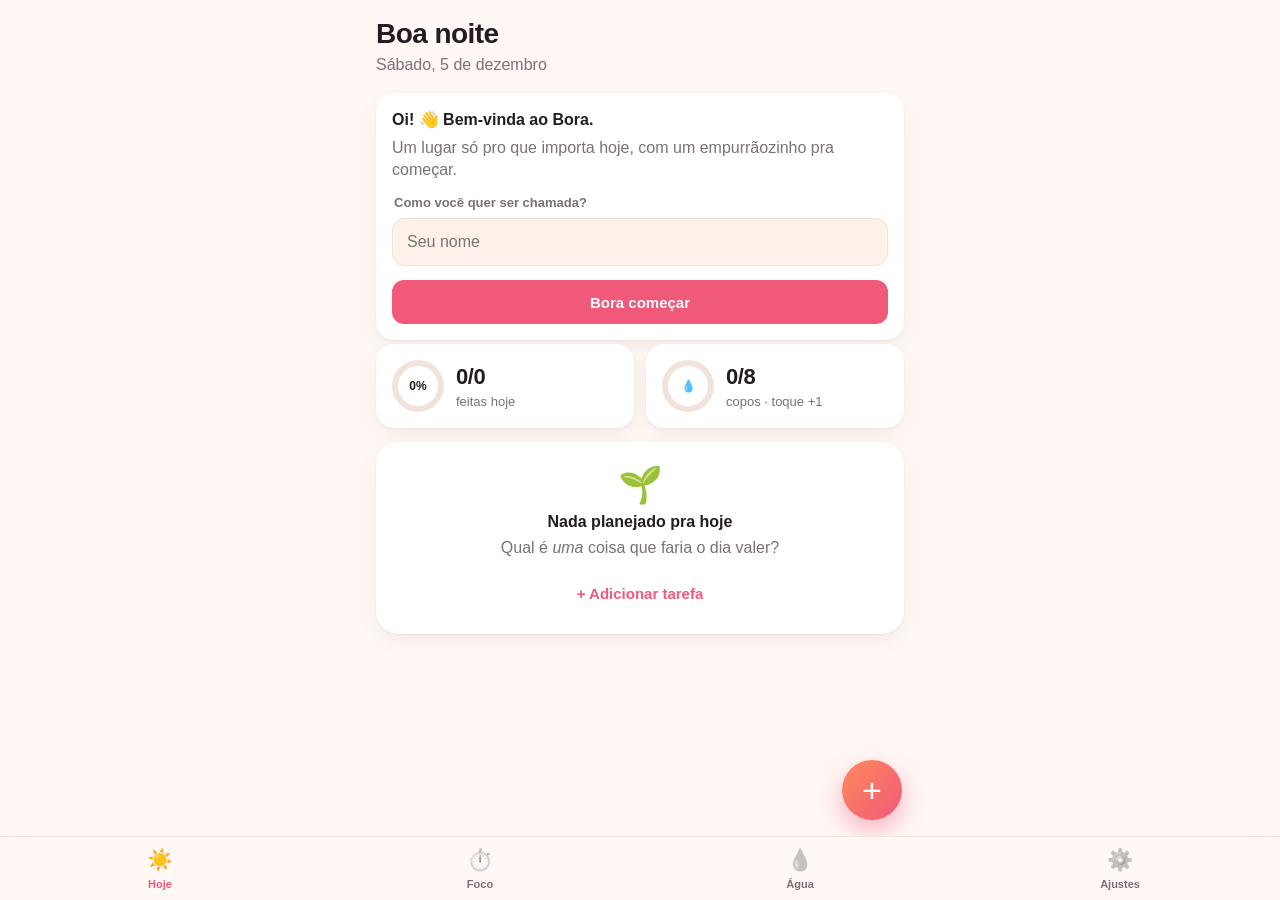
<file: bora/index.html>
<!doctype html>
<html lang="pt-BR">
<head>
  <meta charset="utf-8">
  <meta name="viewport" content="width=device-width, initial-scale=1, viewport-fit=cover">
  <title>Bora</title>
  <meta name="description" content="Organizador de tarefas, rotina e água feito para parar de procrastinar.">

  <!-- Tela de início do iPhone -->
  <meta name="apple-mobile-web-app-capable" content="yes">
  <meta name="mobile-web-app-capable" content="yes">
  <meta name="apple-mobile-web-app-status-bar-style" content="default">
  <meta name="apple-mobile-web-app-title" content="Bora">
  <link rel="apple-touch-icon" href="icons/icon-180.png">
  <link rel="icon" type="image/png" href="icons/icon-192.png">
  <link rel="manifest" href="manifest.webmanifest">
  <meta name="theme-color" content="#fff8f5" media="(prefers-color-scheme: light)">
  <meta name="theme-color" content="#17131a" media="(prefers-color-scheme: dark)">

  <link rel="stylesheet" href="style.css">
</head>
<body>
  <main id="view" class="view" aria-live="polite"></main>

  <button id="fab" class="fab" data-action="new-task" aria-label="Nova tarefa">+</button>

  <nav class="tabbar" aria-label="Navegação">
    <button data-tab="hoje" class="active"><span class="ico">☀️</span><span>Hoje</span></button>
    <button data-tab="foco"><span class="ico">⏱️</span><span>Foco</span></button>
    <button data-tab="agua"><span class="ico">💧</span><span>Água</span></button>
    <button data-tab="ajustes"><span class="ico">⚙️</span><span>Ajustes</span></button>
  </nav>

  <div id="sheet-root"></div>
  <div id="toast" class="toast" role="status"></div>

  <script src="config.js"></script>
  <script src="app.js"></script>
</body>
</html>
</file>
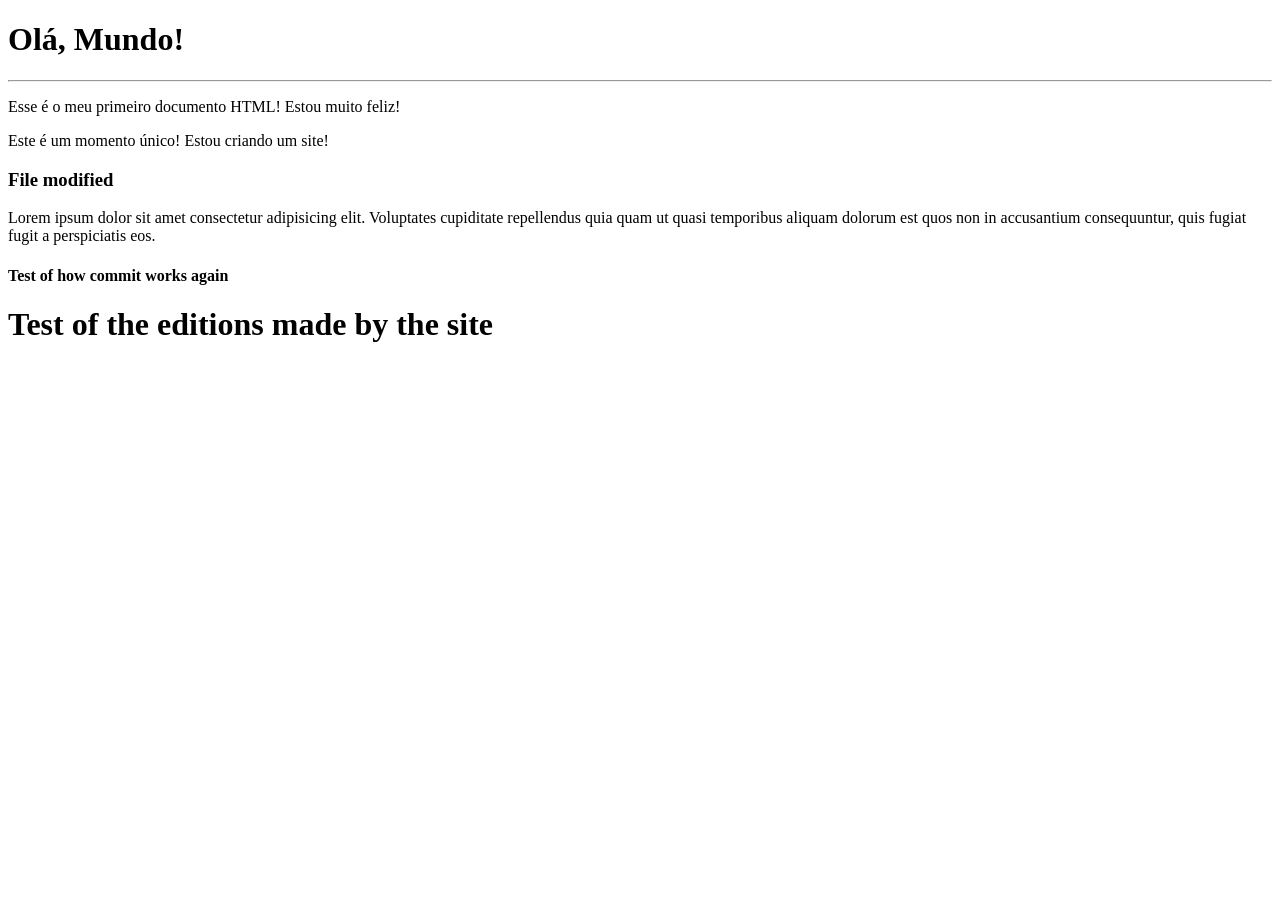
<file: exercicios/modulo-01/ex001/index.html>
<!DOCTYPE html>
<html lang="pt-br">
<head>
    <meta charset="UTF-8">
    <meta name="viewport" content="width=device-width, initial-scale=1.0">
    <title>Meu primeiro exercício</title>
</head>
<body>
    <h1>Olá, Mundo!</h1>
    <hr>
    <p>Esse é o meu primeiro documento HTML! Estou muito feliz!</p>
    <p>Este é um momento único! Estou criando um site!</p>

    <h3>File modified</h3>
    <p>Lorem ipsum dolor sit amet consectetur adipisicing elit. Voluptates cupiditate repellendus quia quam ut quasi temporibus aliquam dolorum est quos non in accusantium consequuntur, quis fugiat fugit a perspiciatis eos.</p>


    <h4>Test of how commit works again</h4>
    
    <h1>Test of the editions made by the site </h1>
</body>
</html>
</file>
<file: bora/style.css>
:root {
  --bg: #fff8f5;
  --card: #ffffff;
  --card-2: #fff1ea;
  --text: #241c22;
  --muted: #7d6f76;
  --line: #f0e3dc;
  --accent: #f0597a;
  --accent-2: #ff8a5c;
  --accent-soft: #ffe3e9;
  --ok: #2fb67c;
  --ok-soft: #dcf6ea;
  --warn: #e8930c;
  --warn-soft: #fff1d6;
  --water: #3d9bf0;
  --water-soft: #e1f0ff;
  --shadow: 0 1px 2px rgba(60, 20, 30, .05), 0 6px 20px rgba(60, 20, 30, .06);
  --radius: 18px;
  --tabbar-h: 64px;
  --safe-b: env(safe-area-inset-bottom, 0px);
  --safe-t: env(safe-area-inset-top, 0px);
  color-scheme: light;
}

@media (prefers-color-scheme: dark) {
  :root {
    --bg: #17131a;
    --card: #221c25;
    --card-2: #2b222c;
    --text: #f6eef2;
    --muted: #a8979f;
    --line: #352b37;
    --accent: #ff6d8c;
    --accent-2: #ff9a6e;
    --accent-soft: #46222f;
    --ok: #3fcf8f;
    --ok-soft: #173a2b;
    --warn: #f3a93a;
    --warn-soft: #3b2c12;
    --water: #5aaeff;
    --water-soft: #16304a;
    --shadow: 0 1px 2px rgba(0, 0, 0, .3), 0 6px 20px rgba(0, 0, 0, .25);
    color-scheme: dark;
  }
}

* { box-sizing: border-box; -webkit-tap-highlight-color: transparent; }
html, body { margin: 0; }
body {
  background: var(--bg);
  color: var(--text);
  font: 16px/1.4 -apple-system, BlinkMacSystemFont, "SF Pro Text", "Segoe UI", Roboto, sans-serif;
  -webkit-font-smoothing: antialiased;
  overscroll-behavior-y: none;
}
button, input, select, textarea { font: inherit; color: inherit; }
button { cursor: pointer; border: 0; background: none; padding: 0; }
input, select, textarea {
  width: 100%;
  background: var(--card-2);
  border: 1px solid var(--line);
  border-radius: 12px;
  padding: 12px 14px;
  outline: none;
  font-size: 16px; /* evita zoom no iPhone */
}
input:focus, select:focus, textarea:focus { border-color: var(--accent); }
textarea { resize: vertical; min-height: 84px; }

.view {
  max-width: 560px;
  margin: 0 auto;
  padding: calc(var(--safe-t) + 18px) 16px calc(var(--tabbar-h) + var(--safe-b) + 96px);
}

/* Cabeçalho */
.hello { display: flex; align-items: flex-start; justify-content: space-between; gap: 12px; margin-bottom: 16px; }
.hello h1 { font-size: 28px; line-height: 1.15; margin: 0; letter-spacing: -.02em; }
.hello .date { color: var(--muted); margin-top: 4px; }
.hello .date.cap::first-letter { text-transform: uppercase; }
.streak {
  flex: none; display: inline-flex; align-items: center; gap: 4px;
  background: var(--card); box-shadow: var(--shadow); border-radius: 999px;
  padding: 6px 12px; font-weight: 700; font-size: 15px;
}
h2.section {
  font-size: 13px; text-transform: uppercase; letter-spacing: .06em; color: var(--muted);
  margin: 26px 4px 10px; display: flex; justify-content: space-between; align-items: center;
}
h2.section button { color: var(--accent); text-transform: none; letter-spacing: 0; font-size: 14px; font-weight: 600; }

/* Cartões */
.card { background: var(--card); border-radius: var(--radius); box-shadow: var(--shadow); padding: 16px; }
.card + .card { margin-top: 12px; }
.row-cards { display: grid; grid-template-columns: 1fr 1fr; gap: 12px; }
.row-cards .card { margin-top: 0; }
.stat { display: flex; align-items: center; gap: 12px; }
.stat .big { font-size: 22px; font-weight: 800; letter-spacing: -.02em; }
.stat .small { color: var(--muted); font-size: 13px; }

.ring { --p: 0; --c: var(--accent); width: 52px; height: 52px; flex: none; border-radius: 50%;
  background: conic-gradient(var(--c) calc(var(--p) * 1%), var(--line) 0);
  display: grid; place-items: center; }
.ring::after { content: attr(data-label); width: 40px; height: 40px; border-radius: 50%; background: var(--card);
  display: grid; place-items: center; font-size: 12px; font-weight: 700; }

/* Agora */
.now {
  background: linear-gradient(135deg, var(--accent-2), var(--accent));
  color: #fff; border-radius: 22px; padding: 18px; margin-top: 14px;
  box-shadow: 0 10px 30px rgba(240, 89, 122, .35);
}
.now .label { font-size: 12px; text-transform: uppercase; letter-spacing: .08em; opacity: .85; font-weight: 700; }
.now .title { font-size: 22px; font-weight: 800; margin: 6px 0 4px; letter-spacing: -.01em; word-break: break-word; }
.now .step { opacity: .95; font-size: 15px; }
.now .actions { display: flex; gap: 8px; margin-top: 14px; flex-wrap: wrap; }
.now .btn { background: rgba(255,255,255,.22); color: #fff; }
.now .btn.primary { background: #fff; color: var(--accent); }
.now.empty { background: var(--card); color: var(--text); box-shadow: var(--shadow); text-align: center; }

.btn {
  display: inline-flex; align-items: center; justify-content: center; gap: 6px;
  padding: 11px 16px; border-radius: 12px; font-weight: 700; font-size: 15px;
  background: var(--card-2); color: var(--text); min-height: 44px;
}
.btn.primary { background: var(--accent); color: #fff; }
.btn.ok { background: var(--ok); color: #fff; }
.btn.water { background: var(--water); color: #fff; }
.btn.ghost { background: transparent; color: var(--accent); }
.btn.danger { background: transparent; color: #d64545; }
.btn.block { width: 100%; }
.btn:active { transform: scale(.97); }
.btn[disabled] { opacity: .5; }

/* Banner */
.banner { display: flex; align-items: center; gap: 12px; border-radius: 16px; padding: 12px 14px; margin-top: 12px; font-size: 15px; }
.banner .txt { flex: 1; }
.banner.water { background: var(--water-soft); }
.banner.warn { background: var(--warn-soft); }
.banner.info { background: var(--card); box-shadow: var(--shadow); }
.banner .x { color: var(--muted); font-size: 20px; padding: 4px 8px; }

/* Lista de tarefas */
.list { background: var(--card); border-radius: var(--radius); box-shadow: var(--shadow); overflow: hidden; }
.task { display: flex; align-items: center; gap: 12px; padding: 13px 14px; border-top: 1px solid var(--line); }
.task:first-child { border-top: 0; }
.check {
  width: 26px; height: 26px; flex: none; border-radius: 50%; border: 2px solid var(--muted);
  display: grid; place-items: center; color: #fff; font-size: 14px; font-weight: 900;
}
.task.done .check { background: var(--ok); border-color: var(--ok); }
.task.done .t-title { text-decoration: line-through; color: var(--muted); }
.task .body { flex: 1; min-width: 0; }
.t-title { font-weight: 600; word-break: break-word; }
.meta { display: flex; flex-wrap: wrap; gap: 6px; margin-top: 3px; font-size: 12.5px; color: var(--muted); }
.tag { padding: 1px 7px; border-radius: 999px; background: var(--card-2); }
.tag.late { background: var(--warn-soft); color: var(--warn); font-weight: 700; }
.tag.star { background: var(--accent-soft); color: var(--accent); font-weight: 700; }
.tag.gcal { background: var(--water-soft); color: var(--water); }
.play { width: 36px; height: 36px; border-radius: 50%; background: var(--accent-soft); color: var(--accent); flex: none; font-size: 13px; }
.empty-line { padding: 16px; color: var(--muted); text-align: center; font-size: 15px; }
.event-time { font-weight: 700; font-variant-numeric: tabular-nums; min-width: 48px; color: var(--water); font-size: 14px; }
details.more > summary { list-style: none; cursor: pointer; }
details.more > summary::-webkit-details-marker { display: none; }

/* Folha (bottom sheet) */
.backdrop { position: fixed; inset: 0; background: rgba(20, 10, 15, .4); z-index: 50; animation: fade .2s; }
.sheet {
  position: fixed; left: 0; right: 0; bottom: 0; z-index: 51; max-height: 92vh; overflow-y: auto;
  background: var(--bg); border-radius: 22px 22px 0 0; padding: 10px 16px calc(var(--safe-b) + 20px);
  max-width: 560px; margin: 0 auto; animation: up .25s cubic-bezier(.2,.8,.2,1);
  -webkit-overflow-scrolling: touch;
}
.sheet .grab { width: 40px; height: 5px; border-radius: 3px; background: var(--line); margin: 0 auto 12px; }
.sheet h3 { margin: 4px 0 14px; font-size: 21px; letter-spacing: -.01em; }
.sheet p { color: var(--muted); margin: 0 0 14px; }
.field { margin-bottom: 14px; }
.field > label, .field > .lbl { display: block; font-size: 13px; color: var(--muted); font-weight: 600; margin: 0 0 6px 2px; }
.hint { font-size: 12.5px; color: var(--muted); margin: 6px 2px 0; }
.chips { display: flex; gap: 8px; flex-wrap: wrap; }
.chip { padding: 9px 14px; border-radius: 999px; background: var(--card); border: 1px solid var(--line); font-weight: 600; font-size: 14px; min-height: 40px; }
.chip.on { background: var(--accent); border-color: var(--accent); color: #fff; }
.two { display: grid; grid-template-columns: 1fr 1fr; gap: 10px; }
.sheet-actions { display: flex; gap: 10px; margin-top: 18px; }
.sheet-actions .btn { flex: 1; }
.stack { display: grid; gap: 10px; }
.toggle { display: flex; align-items: center; justify-content: space-between; gap: 12px; padding: 12px 14px; background: var(--card); border-radius: 12px; border: 1px solid var(--line); }
.toggle input { width: auto; transform: scale(1.3); accent-color: var(--accent); }
.steps .step-row { display: flex; align-items: center; gap: 10px; padding: 10px 0; border-bottom: 1px solid var(--line); }
.steps .step-row:last-child { border-bottom: 0; }
.steps .step-row.done span { text-decoration: line-through; color: var(--muted); }
.steps .check { width: 24px; height: 24px; }
.steps .step-row.done .check { background: var(--ok); border-color: var(--ok); }
.callout { background: var(--warn-soft); border-radius: 14px; padding: 12px 14px; margin-bottom: 14px; font-size: 15px; }

/* Foco */
.timer-wrap { display: grid; place-items: center; margin: 10px 0 18px; }
.timer {
  --p: 0; width: 250px; height: 250px; border-radius: 50%;
  background: conic-gradient(var(--accent) calc(var(--p) * 1%), var(--line) 0);
  display: grid; place-items: center;
}
.timer.break { background: conic-gradient(var(--ok) calc(var(--p) * 1%), var(--line) 0); }
.timer .inner { width: 222px; height: 222px; border-radius: 50%; background: var(--bg); display: grid; place-items: center; text-align: center; }
.timer .time { font-size: 54px; font-weight: 800; font-variant-numeric: tabular-nums; letter-spacing: -.03em; }
.timer .mode { color: var(--muted); font-size: 14px; font-weight: 600; }
.focus-task { text-align: center; }
.focus-task .title { font-size: 20px; font-weight: 800; }
.focus-task .step { color: var(--muted); margin-top: 6px; }
.controls { display: flex; justify-content: center; gap: 10px; flex-wrap: wrap; margin-top: 16px; }
.preset { display: flex; align-items: center; gap: 14px; text-align: left; width: 100%; padding: 14px; background: var(--card); border-radius: 16px; box-shadow: var(--shadow); }
.preset .em { font-size: 26px; }
.preset b { display: block; }
.preset small { color: var(--muted); }

/* Água */
.glass-wrap { display: grid; place-items: center; margin: 6px 0 12px; }
.glass { position: relative; width: 150px; height: 200px; border: 5px solid var(--water); border-top: 0; border-radius: 0 0 34px 34px; overflow: hidden; background: var(--card); }
.glass .fill { position: absolute; left: 0; right: 0; bottom: 0; background: linear-gradient(180deg, #7cc2ff, var(--water)); transition: height .5s cubic-bezier(.2,.8,.2,1); }
.glass .num { position: absolute; inset: 0; display: grid; place-items: center; font-size: 34px; font-weight: 800; color: var(--text); text-shadow: 0 1px 0 var(--card); }
.water-btns { display: flex; justify-content: center; gap: 10px; }
.bars { display: grid; grid-template-columns: repeat(7, 1fr); gap: 8px; align-items: end; height: 110px; margin-top: 8px; }
.bar { display: flex; flex-direction: column; align-items: center; gap: 6px; height: 100%; justify-content: flex-end; font-size: 11.5px; color: var(--muted); }
.bar .b { width: 100%; max-width: 30px; border-radius: 8px 8px 4px 4px; background: var(--water-soft); position: relative; overflow: hidden; height: 80px; }
.bar .b i { position: absolute; left: 0; right: 0; bottom: 0; background: var(--water); border-radius: 8px 8px 4px 4px; }
.times { display: flex; flex-wrap: wrap; gap: 6px; margin: 8px 0 12px; }

/* Ajustes */
.set-group { background: var(--card); border-radius: var(--radius); box-shadow: var(--shadow); padding: 14px; }
.set-group + .set-group { margin-top: 14px; }
.set-group h4 { margin: 0 0 12px; font-size: 16px; }
.mono { font-family: ui-monospace, Menlo, monospace; font-size: 12.5px; word-break: break-all; background: var(--card-2); padding: 8px 10px; border-radius: 10px; }
.ok-dot { display: inline-block; width: 9px; height: 9px; border-radius: 50%; background: var(--ok); margin-right: 6px; }
.off-dot { display: inline-block; width: 9px; height: 9px; border-radius: 50%; background: var(--muted); margin-right: 6px; }
.muted { color: var(--muted); }
small.muted { font-size: 13px; }

/* FAB e tabbar */
.fab {
  position: fixed; right: max(18px, calc(50% - 262px)); bottom: calc(var(--tabbar-h) + var(--safe-b) + 16px);
  width: 60px; height: 60px; border-radius: 50%; z-index: 20;
  background: linear-gradient(135deg, var(--accent-2), var(--accent)); color: #fff;
  font-size: 34px; font-weight: 300; line-height: 1;
  box-shadow: 0 10px 24px rgba(240, 89, 122, .45);
}
.fab:active { transform: scale(.94); }
.fab.hidden { display: none; }
.tabbar {
  position: fixed; left: 0; right: 0; bottom: 0; z-index: 30;
  display: grid; grid-template-columns: repeat(4, 1fr);
  height: calc(var(--tabbar-h) + var(--safe-b)); padding-bottom: var(--safe-b);
  background: color-mix(in srgb, var(--bg) 88%, transparent);
  -webkit-backdrop-filter: blur(16px); backdrop-filter: blur(16px);
  border-top: 1px solid var(--line);
}
.tabbar button { display: flex; flex-direction: column; align-items: center; justify-content: center; gap: 2px; font-size: 11px; font-weight: 600; color: var(--muted); }
.tabbar .ico { font-size: 21px; filter: grayscale(1); opacity: .7; }
.tabbar button.active { color: var(--accent); }
.tabbar button.active .ico { filter: none; opacity: 1; }

/* Toast */
.toast {
  position: fixed; left: 50%; bottom: calc(var(--tabbar-h) + var(--safe-b) + 90px); transform: translate(-50%, 20px);
  background: var(--text); color: var(--bg); padding: 11px 18px; border-radius: 999px; font-weight: 600; font-size: 14.5px;
  opacity: 0; pointer-events: none; transition: .25s; z-index: 80; max-width: calc(100% - 32px); text-align: center;
}
.toast.show { opacity: 1; transform: translate(-50%, 0); }

/* Confete */
.confetti { position: fixed; top: 40%; left: 50%; width: 9px; height: 13px; z-index: 90; pointer-events: none; border-radius: 2px; animation: boom 1.1s ease-out forwards; }

@keyframes fade { from { opacity: 0; } }
@keyframes up { from { transform: translateY(100%); } }
@keyframes boom {
  0% { transform: translate(-50%, -50%) rotate(0); opacity: 1; }
  100% { transform: translate(calc(-50% + var(--dx)), calc(-50% + var(--dy))) rotate(var(--r)); opacity: 0; }
}
@media (prefers-reduced-motion: reduce) {
  *, *::before, *::after { animation: none !important; transition: none !important; }
}

/* Guia do atalho */
.guide { font-size: 15px; }
.guide + .guide { margin-top: 12px; }
.guide ol, .guide ul { margin: 8px 0 0; padding-left: 20px; }
.guide li { margin: 7px 0; }
.code { font-family: ui-monospace, Menlo, monospace; background: var(--card-2); padding: 1px 6px; border-radius: 6px; }
</file>
